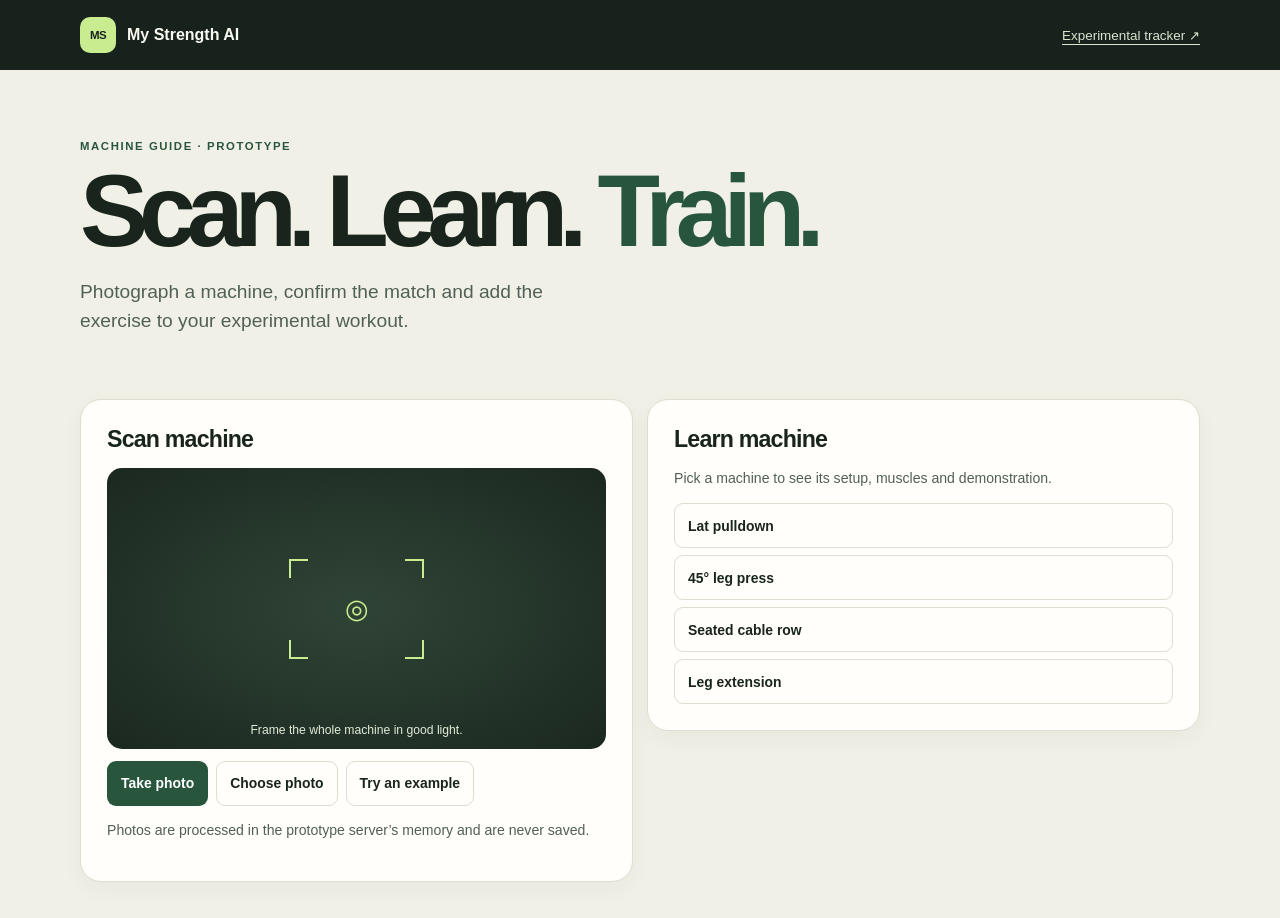
<file: public/index.html>
<!doctype html>
<html lang="en">
<head>
  <meta charset="utf-8">
  <meta name="viewport" content="width=device-width,initial-scale=1">
  <meta name="theme-color" content="#18221d">
  <title>My Strength AI</title>
  <link rel="stylesheet" href="prototype.css">
  <script src="tracker/motion-guides.js" defer></script>
  <script src="prototype.js" defer></script>
</head>
<body>
  <header class="top"><div class="shell top-inner"><a href="./" class="brand"><span class="mark" aria-hidden="true">MS</span>My Strength AI</a><a class="tracker-link" href="tracker/">Experimental tracker ↗</a></div></header>
  <main class="shell">
    <div class="intro">
      <div class="eyebrow">MACHINE GUIDE · PROTOTYPE</div>
      <h1>Scan. Learn. <em>Train.</em></h1>
      <p>Photograph a machine, confirm the match and add the exercise to your experimental workout.</p>
    </div>
    <div class="workspace">
      <section class="card scan" aria-labelledby="scan-title">
        <h2 id="scan-title">Scan machine</h2>
        <div id="photo-stage" class="photo-stage">
          <div id="empty-photo" class="camera-frame" aria-hidden="true"><i></i><i></i><i></i><i></i><span>◎</span></div>
          <img id="photo" alt="Selected machine photo" hidden>
          <span id="photo-caption">Frame the whole machine in good light.</span>
        </div>
        <div class="actions">
          <label class="button primary" for="capture">Take photo</label>
          <input type="file" id="capture" class="visually-hidden" accept="image/*" capture="environment">
          <label class="button quiet" for="upload">Choose photo</label>
          <input type="file" id="upload" class="visually-hidden" accept="image/*">
          <button type="button" id="sample" class="button quiet">Try an example</button>
        </div>
        <p id="scan-status" class="muted" role="status">Photos are processed in the prototype server’s memory and are never saved.</p>
        <div id="suggestion"></div>
      </section>
      <section class="card learn" aria-labelledby="learn-title">
        <h2 id="learn-title">Learn machine</h2>
        <div id="guide">
          <p class="muted">Confirm a scan or pick a machine to see its setup, muscles and demonstration.</p>
          <div id="catalogue" class="catalogue"></div>
        </div>
      </section>
    </div>
  </main>
</body>
</html>
</file>
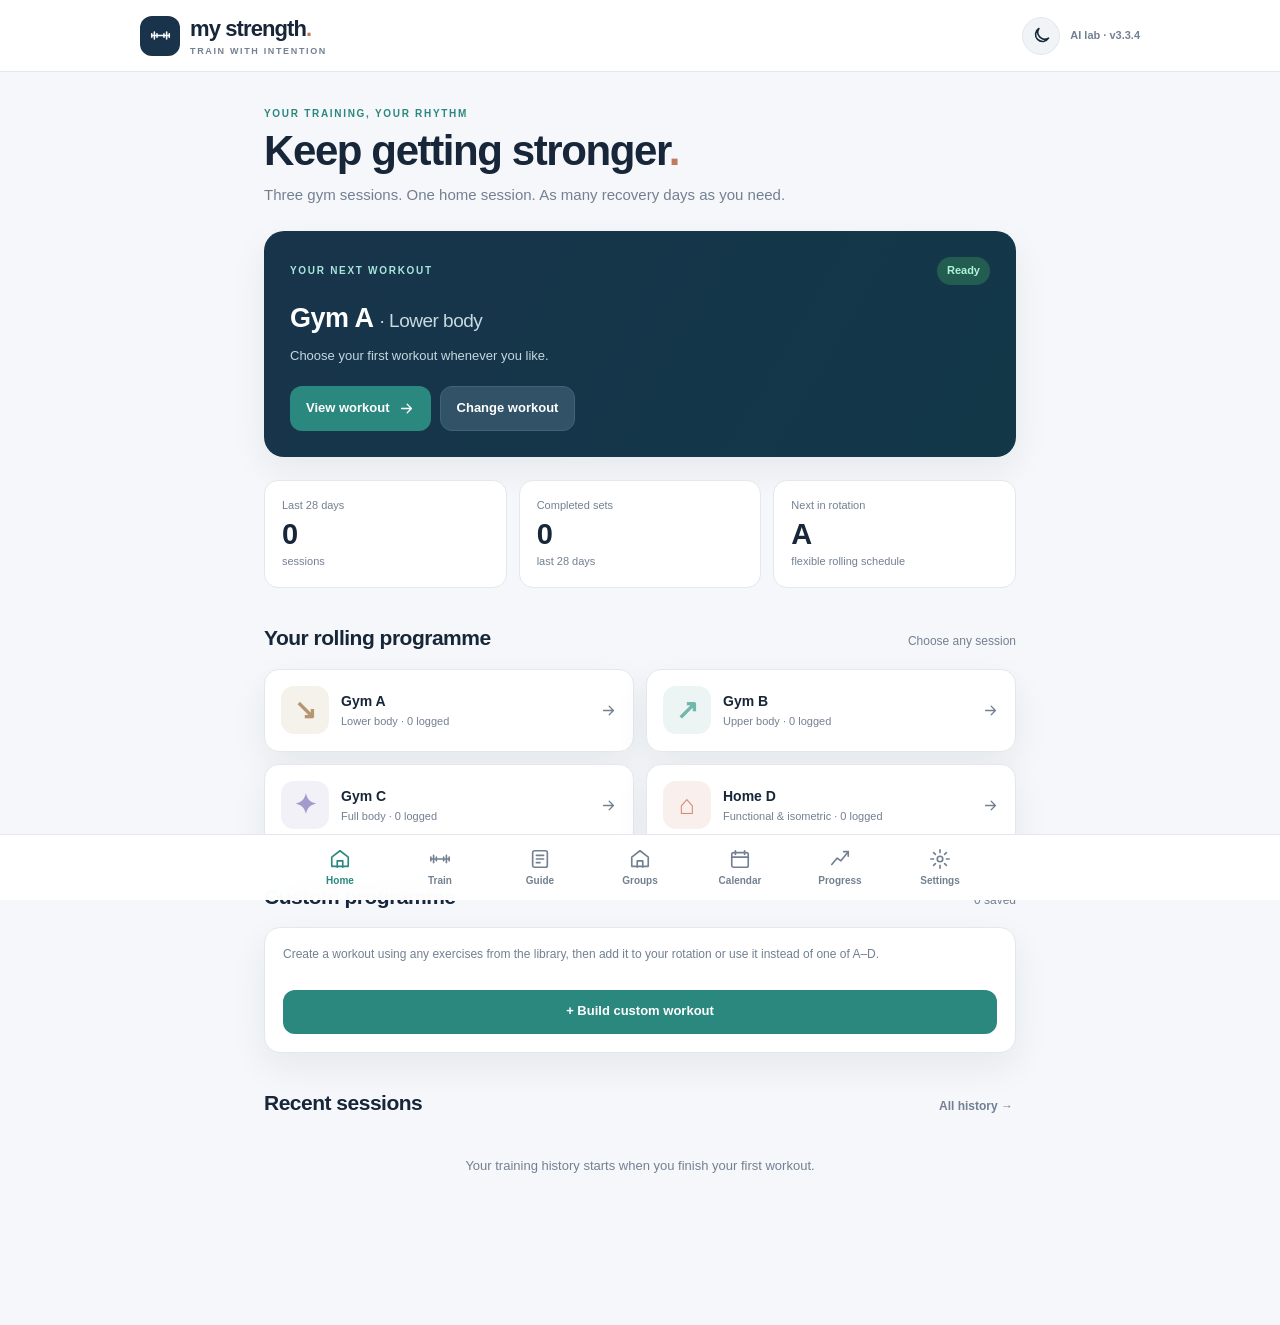
<file: public/tracker/index.html>
<!doctype html><html lang="en"><head><meta charset="utf-8"><meta name="viewport" content="width=device-width,initial-scale=1,viewport-fit=cover"><meta name="theme-color" content="#111827"><meta name="apple-mobile-web-app-capable" content="yes"><meta name="apple-mobile-web-app-status-bar-style" content="default"><meta name="apple-mobile-web-app-title" content="My Strength"><meta name="description" content="Four flexible training sessions, guided mobility and lifelong strength tracking"><link rel="manifest" href="manifest.webmanifest"><link rel="apple-touch-icon" href="icon-192.png"><link rel="icon" href="icon-192.png"><link rel="stylesheet" href="style.css?v=3.3.4"><title>Experimental Tracker · My Strength AI</title></head><body><div id="app"><div class="loading">Loading My Strength…</div></div><script src="data.js?v=3.3.4"></script><script src="motion-guides.js?v=3.3.4"></script><script src="app.js?v=3.3.4"></script></body></html>
</file>
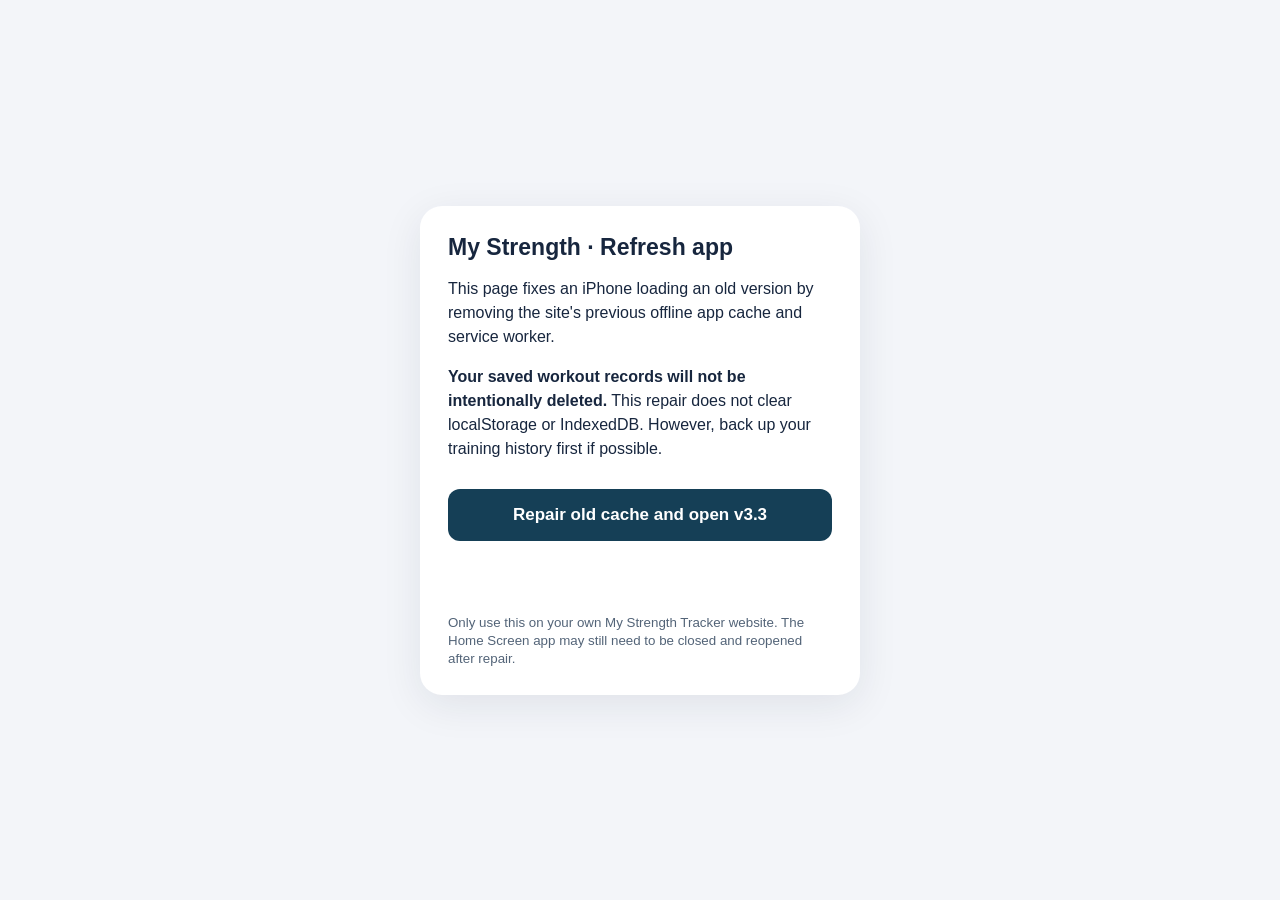
<file: public/tracker/repair.html>
<!doctype html>
<html lang="en"><head><meta charset="utf-8"><meta name="viewport" content="width=device-width,initial-scale=1,viewport-fit=cover"><title>My Strength · Cache Repair</title>
<style>:root{color-scheme:light dark}body{margin:0;background:#f3f5f9;color:#17263e;font:16px -apple-system,BlinkMacSystemFont,"Segoe UI",sans-serif;min-height:100vh;display:grid;place-items:center}.card{box-sizing:border-box;width:min(440px,calc(100% - 32px));background:white;padding:28px;border-radius:22px;box-shadow:0 10px 40px #17263e16}h1{font-size:23px;margin:0 0 12px}p{line-height:1.5}button{border:0;background:#153f56;color:white;border-radius:12px;font-size:17px;font-weight:700;padding:16px;width:100%;margin:12px 0;touch-action:manipulation}button:disabled{opacity:.6}small{color:#536478}#status{white-space:pre-wrap;font-size:14px;min-height:32px}@media(prefers-color-scheme:dark){body{background:#0e1724;color:#f4f7fb}.card{background:#1d2a3b}small{color:#c5d0df}}</style></head>
<body><main class="card"><h1>My Strength · Refresh app</h1><p>This page fixes an iPhone loading an old version by removing the site's previous offline app cache and service worker.</p><p><strong>Your saved workout records will not be intentionally deleted.</strong> This repair does not clear localStorage or IndexedDB. However, back up your training history first if possible.</p><button id="fix">Repair old cache and open v3.3</button><p id="status" role="status" aria-live="polite"></p><small>Only use this on your own My Strength Tracker website. The Home Screen app may still need to be closed and reopened after repair.</small></main>
<script>
const b=document.getElementById('fix'),status=document.getElementById('status');
b.addEventListener('click',async()=>{
 b.disabled=true;status.textContent='Removing old app cache…';
 try{
  if('serviceWorker' in navigator){
   const regs=await navigator.serviceWorker.getRegistrations();
   for(const reg of regs){if(reg.scope===new URL('./',location.href).href)await reg.unregister()}
  }
  if('caches' in window){
   const names=await caches.keys();
   for(const name of names){if(/^my-strength-ai-/.test(name))await caches.delete(name)}
  }
  status.textContent='Old offline cache removed. Opening the current website…';
  location.replace('./?repair='+Date.now());
 }catch(e){status.textContent='Unable to complete repair: '+String(e)+'. Please try again in Safari.';b.disabled=false}
});
</script></body></html>
</file>
<file: public/prototype.css>
:root {
  color-scheme: light;
  --ink: #19251c;
  --muted: #516055;
  --accent: #28563c;
  --lime: #c9ec90;
  --paper: #fffefa;
  --line: #dcded1;
  font-family: "Helvetica Neue", Helvetica, Arial, sans-serif;
}
* { box-sizing: border-box; }
body { margin: 0; color: var(--ink); background: #f1f0e7; }
a { color: inherit; }
[hidden] { display: none !important; }
.shell { width: min(1120px, calc(100% - 36px)); margin-inline: auto; }
.top { background: #18221d; color: #f9faf1; }
.top-inner { min-height: 70px; display: flex; justify-content: space-between; align-items: center; gap: 10px; }
.brand { display: flex; align-items: center; gap: 11px; font-size: 1rem; font-weight: 800; text-decoration: none; }
.mark { display: grid; place-items: center; background: var(--lime); color: var(--ink); border-radius: 10px; width: 36px; height: 36px; font-size: .72rem; letter-spacing: -.05em; }
.tracker-link { font-size: .84rem; color: #d9e5cf; text-underline-offset: 4px; }
.intro { padding-block: clamp(28px, 7vw, 70px) clamp(24px, 4vw, 44px); }
.eyebrow { font-size: .71rem; font-weight: 800; letter-spacing: .14em; color: var(--accent); }
h1 { margin: 10px 0; font-size: clamp(3.1rem, 8vw, 6.5rem); line-height: .95; letter-spacing: -.09em; }
h1 em { color: var(--accent); font-style: normal; }
.intro p { max-width: 480px; color: var(--muted); font-size: clamp(1rem, 2vw, 1.2rem); line-height: 1.5; }
.workspace { display: grid; grid-template-columns: minmax(0, 1fr) minmax(0, 1fr); align-items: start; gap: 14px; padding-bottom: 36px; }
.card { background: var(--paper); border: 1px solid var(--line); border-radius: 21px; padding: clamp(15px, 2.5vw, 26px); box-shadow: 0 8px 22px #2029180a; }
h2 { margin: 0 0 15px; font-size: 1.45rem; letter-spacing: -.035em; }
h3 { font-size: 1.2rem; margin: 14px 0 8px; }
.photo-stage { min-height: 205px; aspect-ratio: 16/9; position: relative; display: grid; place-items: center; overflow: hidden; border-radius: 15px; background: radial-gradient(ellipse at center, #304436, #1b2820); color: #e2ebd8; }
.photo-stage img { width: 100%; height: 100%; position: absolute; object-fit: contain; }
#photo-caption { position: absolute; bottom: 12px; left: 8px; right: 8px; text-align: center; font-size: .76rem; }
.camera-frame { position: relative; display: grid; place-items: center; height: 100px; width: 135px; color: var(--lime); }
.camera-frame i { position: absolute; width: 19px; height: 19px; border: 2px solid currentColor; }
.camera-frame i:nth-child(1) { top: 0; left: 0; border-right: 0; border-bottom: 0; }
.camera-frame i:nth-child(2) { top: 0; right: 0; border-left: 0; border-bottom: 0; }
.camera-frame i:nth-child(3) { bottom: 0; left: 0; border-right: 0; border-top: 0; }
.camera-frame i:nth-child(4) { bottom: 0; right: 0; border-left: 0; border-top: 0; }
.camera-frame span { font-size: 27px; }
.actions { display: flex; flex-wrap: wrap; gap: 8px; margin-top: 12px; }
.button, .btn { border-radius: 9px; border: 1px solid transparent; min-height: 45px; display: inline-flex; align-items: center; justify-content: center; padding: 8px 13px; font: inherit; font-size: .87rem; font-weight: 750; cursor: pointer; text-decoration: none; }
.primary { background: var(--accent); color: white; }
.quiet, .secondary { border-color: var(--line); background: var(--paper); color: var(--ink); }
:focus-visible, .button:has(+ input:focus-visible), .btn:focus-visible { outline: 3px solid #478359; outline-offset: 3px; }
.muted { color: var(--muted); font-size: .88rem; line-height: 1.5; }
.visually-hidden { position: absolute; width: 1px; height: 1px; padding: 0; margin: -1px; overflow: hidden; clip: rect(0,0,0,0); white-space: nowrap; border: 0; }
.catalogue { display: grid; gap: 7px; }
.catalogue button { text-align: left; justify-content: flex-start; }
.result { border-top: 1px solid var(--line); padding-top: 10px; }
.muscles { display: flex; flex-wrap: wrap; gap: 6px; margin-bottom: 15px; }
.muscles span { background: #e6efdf; border-radius: 999px; padding: 5px 9px; font-size: .8rem; font-weight: 650; }
ol { margin: 8px 0 15px; padding-left: 22px; line-height: 1.45; }
li + li { margin-top: 7px; }
.demo { display: block; width: 100%; max-height: 230px; object-fit: contain; background: white; border-radius: 10px; border: 1px solid var(--line); }
exercise-motion { display: grid; gap: 8px; margin: 18px 0; }
exercise-motion h2 { font-size: 1rem; margin: 0; }
.motion-scene { display: block; width: 100%; max-height: 215px; object-fit: contain; border-radius: 10px; background: #1e3847; }
.motion-controls { display: flex; flex-wrap: wrap; gap: 5px; }
.motion-controls [aria-pressed="true"] { background: #e6efdf; border-color: var(--accent); }
.motion-cue { font-size: .87rem; line-height: 1.45; }
.motion-play { justify-self: start; }
@media (max-width: 710px) {
  .workspace { grid-template-columns: 1fr; }
  .top-inner { min-height: 59px; }
}
</file>
<file: public/tracker/style.css>
:root{--bg:#f5f7fa;--paper:#fff;--muted-bg:#f1f4f7;--text:#172638;--muted:#738092;--border:#e2e8ee;--accent:#2b887f;--accent-soft:#e8f5f2;--brown:#bf7b5c;--shadow:0 14px 36px rgba(24,43,60,.065);--navbg:rgba(255,255,255,.96)}:root[data-theme=dark]{--bg:#0e1623;--paper:#172333;--muted-bg:#1c2c3e;--text:#eaf0f5;--muted:#9aafbd;--border:#2d4153;--accent:#65c8b4;--accent-soft:#203d40;--brown:#d99d7f;--shadow:0 12px 30px rgba(0,0,0,.18);--navbg:rgba(21,33,47,.97)}*{box-sizing:border-box}html{scroll-behavior:smooth}body{margin:0;background:var(--bg);color:var(--text);font-family:-apple-system,BlinkMacSystemFont,'Segoe UI',Inter,Arial,sans-serif;font-size:15px;line-height:1.45}button,input,select,textarea{font:inherit}button{cursor:pointer;color:inherit}button:disabled{opacity:.45;cursor:not-allowed}a{color:var(--accent)}.ico{height:21px;width:21px;flex-shrink:0}.topbar{height:72px;border-bottom:1px solid var(--border);background:var(--paper);display:flex;align-items:center;justify-content:space-between;padding:0 max(22px,calc((100vw - 1000px)/2));position:sticky;top:0;z-index:10}.brand{border:0;background:transparent;display:flex;align-items:center;text-align:left;gap:10px;padding:0}.brand>span:last-child{display:flex;flex-direction:column}.brand b{font-size:22px;letter-spacing:-.9px}.brand small{font-size:9px;letter-spacing:1.65px;color:var(--muted);font-weight:800}.brand-icon{display:grid;place-items:center;width:40px;height:40px;background:#19334a;color:white;border-radius:12px}.dot{color:var(--brown)}.top-actions{display:flex;align-items:center;gap:10px}.icon-btn{border:1px solid var(--border);background:var(--muted-bg);border-radius:50%;width:38px;height:38px;display:grid;place-items:center}.v-tag{font-size:11px;color:var(--muted);font-weight:800}.container{max-width:870px;margin:0 auto;padding:35px 24px 125px;min-height:calc(100vh - 72px)}h1,h2,h3,p{margin-top:0}h1{font-size:clamp(29px,5vw,42px);letter-spacing:-1.4px;line-height:1.14;margin:5px 0 10px}h2{font-size:21px;letter-spacing:-.5px;margin:0 0 8px}h3{font-size:16px;letter-spacing:-.2px;margin:0 0 5px}.kicker,.eyebrow{font-size:10px;font-weight:800;letter-spacing:1.7px;color:var(--accent);text-transform:uppercase}.subtitle{color:var(--muted);margin-bottom:25px;max-width:680px}.muted{color:var(--muted)}.tiny{font-size:12px}.grow{flex:1;min-width:0}.flex-between{display:flex;justify-content:space-between;align-items:center;gap:12px}.full{width:100%}.btn{border:0;border-radius:12px;padding:12px 16px;font-weight:800;font-size:13px;display:inline-flex;align-items:center;justify-content:center;gap:8px;min-height:44px;white-space:normal;text-align:center}.btn .ico{width:17px;height:17px}.btn.primary{background:var(--accent);color:#fff}.btn.secondary{background:var(--muted-bg);color:var(--text);border:1px solid var(--border)}.btn.danger{color:#b55050;background:transparent;border:1px solid #c97878}.btn.small{padding:8px 11px;min-height:36px}.hero{background:linear-gradient(120deg,#18344b,#123848);color:white;border-radius:20px;padding:26px;margin:23px 0;box-shadow:var(--shadow)}.hero .eyebrow{color:#a8e6dc}.hero h2{font-size:27px;margin-top:14px}.hero h2 span{font-weight:500;color:#c8d9e1;font-size:19px}.hero p{font-size:13px;color:#c4d7df;line-height:1.6}.hero-actions{display:flex;gap:9px;flex-wrap:wrap;margin-top:19px}.hero .btn.secondary{background:#315267;color:#fff;border-color:#3d6579}.status{border-radius:30px;padding:6px 10px;font-size:11px;font-weight:800}.status.ready{background:#235c51;color:#b1f5da}.status.recover{background:#6a5338;color:#fff1ca}.hero-hint{font-size:11px;color:#c7e2e6;margin-top:13px}.summary-grid{display:grid;grid-template-columns:repeat(3,1fr);gap:12px}.mini-stat{background:var(--paper);border:1px solid var(--border);border-radius:14px;padding:17px;display:flex;flex-direction:column}.mini-stat span{color:var(--muted);font-size:11px}.mini-stat strong{font-size:29px;line-height:1.4}.mini-stat small{font-size:11px;color:var(--muted)}.section-title{display:flex;align-items:baseline;justify-content:space-between;gap:12px;margin:35px 0 15px}.section-title h2{margin:0}.section-title span,.section-title .link{font-size:12px;color:var(--muted)}.link,.text-btn,.small-link{border:0;background:transparent;padding:3px;color:var(--accent);font-weight:750;font-size:12px}.workout-list{display:grid;grid-template-columns:repeat(2,1fr);gap:12px}.workout-tile{border:1px solid var(--border);background:var(--paper);display:flex;align-items:center;text-align:left;gap:12px;padding:16px;border-radius:15px;min-height:83px;box-shadow:var(--shadow)}.workout-tile:hover,.exercise-row:hover{border-color:var(--accent)}.workout-symbol{width:48px;height:48px;border-radius:13px;display:grid;place-items:center;font-size:27px;font-weight:800;flex-shrink:0}.workout-tile b,.exercise-row b{display:block;font-size:14px}.workout-tile small,.exercise-row small,.history-row small{display:block;font-size:11px;color:var(--muted);margin-top:3px}.workout-tile>.ico{width:17px;color:var(--muted)}.panel{background:var(--paper);border:1px solid var(--border);border-radius:16px;padding:18px;margin:12px 0;box-shadow:var(--shadow)}.stack{display:flex;flex-direction:column;gap:14px}.stack h2{margin:0}.notice{background:var(--accent-soft);border:1px solid var(--accent);border-radius:13px;padding:16px;display:flex;align-items:center;gap:12px;flex-wrap:wrap}.notice b{font-size:14px}.notice span{font-size:12px;color:var(--muted);flex:1}.history-row{border:0;border-bottom:1px solid var(--border);background:transparent;display:flex;justify-content:space-between;align-items:center;width:100%;text-align:left;padding:14px 3px;gap:12px}.history-row:last-child{border-bottom:0}.history-row b{font-size:13px}.history-row .ico{color:var(--muted);width:17px}.empty{color:var(--muted);font-size:13px;padding:24px;text-align:center}.back{background:transparent;border:0;padding:0;color:var(--accent);font-weight:700;font-size:13px;margin-bottom:24px}.pick-grid{display:grid;grid-template-columns:repeat(2,1fr);gap:9px}.pick-grid.three{grid-template-columns:repeat(3,1fr)}.pick{border:1px solid var(--border);background:var(--muted-bg);padding:13px 10px;border-radius:11px;text-align:left;min-height:62px}.pick.active{border:2px solid var(--accent);background:var(--accent-soft)}.pick b,.pick small{display:block}.pick small{font-size:10px;color:var(--muted);margin-top:4px}.field-label{font-size:12px;font-weight:800;display:block}.panel select,.panel input:not([type=checkbox]),.panel textarea,.search{width:100%;border:1px solid var(--border);border-radius:10px;background:var(--paper);color:var(--text);min-height:44px;padding:10px 12px;outline-color:var(--accent)}.panel textarea{resize:vertical}.info{background:var(--accent-soft);padding:13px;border-radius:11px;font-size:12px;line-height:1.6}.tip{font-size:12px;color:var(--muted);margin-top:16px}.schedule-row{display:flex;align-items:center;gap:12px;padding:14px 2px;border-bottom:1px solid var(--border)}.schedule-row:last-child{border:0}.schedule-row b{font-size:13px}.schedule-row small{display:block;color:var(--muted);font-size:11px}.schedule-row>.muted{font-size:12px}.schedule-num{width:27px;height:27px;background:var(--accent-soft);color:var(--accent);border-radius:50%;display:grid;place-items:center;font-weight:800;font-size:12px}.exercise-list{display:grid;gap:9px}.exercise-row{width:100%;display:flex;align-items:center;text-align:left;gap:14px;padding:9px 13px;border:1px solid var(--border);border-radius:13px;background:var(--paper)}.exercise-row img{width:96px;height:67px;object-fit:contain;border-radius:7px;background:#fff}.exercise-row>.ico{color:var(--muted);width:16px}.sticky-workout{background:var(--paper);border:1px solid var(--border);border-radius:14px;padding:15px;display:flex;align-items:center;justify-content:space-between;gap:12px;margin-bottom:14px;position:sticky;top:80px;z-index:5;box-shadow:var(--shadow)}.sticky-workout h2{font-size:17px;margin:3px 0}.sticky-workout small{color:var(--muted);font-size:11px}.exercise-live{background:var(--paper);border:1px solid var(--border);padding:17px;border-radius:17px;margin:16px 0;scroll-margin-top:180px;box-shadow:var(--shadow)}.exercise-top{display:flex;align-items:center;gap:13px}.exercise-illustration{border:0;background:#fff;border-radius:10px;width:116px;height:91px;flex-shrink:0;display:grid;place-items:center;overflow:hidden;padding:3px}.exercise-illustration img{width:100%;height:100%;object-fit:contain}.exercise-tag{font-size:9px;font-weight:800;letter-spacing:1.2px;color:var(--accent)}.exercise-top h3{margin:4px 0 2px;font-size:16px}.exercise-top p{font-size:11px;color:var(--muted);margin:0}.exercise-note{font-size:12px;color:var(--muted);padding:10px 12px;background:var(--muted-bg);border-radius:9px;margin:12px 0}.last-wrap{display:flex;justify-content:space-between;gap:5px;align-items:center;font-size:11px;color:var(--muted);margin:10px 0}.set-head{display:flex;justify-content:space-between;gap:8px;color:var(--muted);font-size:9px;font-weight:800;letter-spacing:1px;padding:8px 8px 5px}.set-row{display:flex;align-items:center;gap:7px;padding:7px 2px;border-top:1px solid var(--border);flex-wrap:wrap}.set-row.completed{background:var(--accent-soft);border-radius:9px}.set-number{width:29px;flex:0 0 29px;text-align:center;color:var(--muted);font-size:12px;font-weight:800}.entry-box{border:1px solid var(--border);background:var(--muted-bg);border-radius:10px;padding:5px 7px;min-width:78px;max-width:128px;flex:1;display:flex;flex-direction:column}.entry-box:focus-within{outline:2px solid var(--accent)}.entry-box span{font-size:9px;font-weight:900;color:var(--muted);letter-spacing:.8px}.entry-box input{border:0!important;outline:0!important;background:transparent!important;width:100%;height:35px;min-height:35px!important;font-size:22px;font-weight:800;color:var(--text);padding:0!important;border-radius:0!important;-webkit-appearance:none;appearance:none}.entry-box input::placeholder{opacity:.45}.set-check{border:1px solid var(--border);background:var(--paper);border-radius:10px;width:44px;height:46px;display:grid;place-items:center;color:var(--muted);flex-shrink:0}.set-check.checked{background:var(--accent);color:#fff;border-color:var(--accent)}.set-check .ico{width:20px;height:20px}.timer-mini{border:1px solid var(--border);background:var(--muted-bg);border-radius:10px;width:39px;height:46px;display:grid;place-items:center;color:var(--accent);flex-shrink:0}.set-prev{flex-basis:100%;margin-left:39px;color:var(--muted);font-size:10px}.suggestion{background:var(--accent-soft);color:var(--text);border-radius:9px;padding:9px 11px;font-size:11px;margin:9px 0}.stage{margin-top:28px}.stage-heading{display:flex;justify-content:space-between;align-items:center;gap:11px;margin-bottom:14px}.stage-heading h2{margin:3px 0}.stage-heading small{font-size:11px;color:var(--muted)}.round-pill{font-size:11px;font-weight:800;background:var(--accent-soft);color:var(--accent);padding:8px;border-radius:20px;white-space:nowrap}.action-row{display:flex;gap:10px;justify-content:space-between}.action-row>.btn{flex:1}.timer-dock{position:fixed;bottom:83px;left:50%;transform:translateX(-50%);z-index:20;max-width:550px;width:calc(100% - 26px);align-items:center;gap:10px;padding:12px;border-radius:17px;color:#fff;background:#163747;box-shadow:0 12px 35px rgba(0,0,0,.25)}.timer-dock b{display:block;font-size:12px}.timer-dock small{display:block;font-size:10px;color:#b7d3db}.timer-dock strong{font-size:22px}.timer-dock button{border:0;border-radius:9px;min-width:43px;height:40px;background:#31576b;color:#fff;display:grid;place-items:center;font-weight:800}.timer-dock .timer-finish{background:var(--accent)}.filter-row{display:flex;gap:7px;overflow-x:auto;padding:0 0 12px}.filter{background:var(--paper);border:1px solid var(--border);padding:8px 13px;white-space:nowrap;border-radius:30px;font-size:12px}.filter.selected{background:var(--accent);color:white;border-color:var(--accent)}.search{margin-bottom:16px}
.search-wrap{display:grid;grid-template-columns:minmax(0,1fr) auto;gap:8px;align-items:start;margin-bottom:12px}.search-actions{display:flex;gap:8px;align-items:center}.search-wrap .search{margin-bottom:0}.search-actions .btn{white-space:nowrap}
.detail-art{width:100%;max-height:560px;object-fit:contain;background:#fff;border-radius:12px}.tag-row{display:flex;flex-wrap:wrap;gap:8px;margin:16px 0}.muscle-tag{padding:6px 9px;border-radius:20px;background:var(--accent-soft);color:var(--accent);font-size:11px;font-weight:750}.note-text{font-size:13px;color:var(--muted);line-height:1.65}.archive-tag{font-size:9px;background:var(--muted-bg);padding:4px 6px;color:var(--muted);border-radius:10px}.history-ex{display:flex;flex-direction:column;gap:4px;border-bottom:1px solid var(--border);padding:12px 0}.history-ex small{font-size:11px;color:var(--muted)}.history-ex:last-child{border:0}.chart-svg{width:100%;max-height:220px;color:var(--muted)}.insight{background:var(--accent-soft);padding:10px;border-radius:10px;font-size:11px}.muscle-meter{margin:9px 0}.muscle-meter>.flex-between{font-size:12px}.meter{height:7px;border-radius:20px;background:var(--muted-bg);overflow:hidden;margin-top:7px}.meter i{display:block;height:100%;background:var(--accent);border-radius:20px}.stat-row{display:flex;justify-content:space-between;gap:14px;border-bottom:1px solid var(--border);padding:8px 0;font-size:12px}.stat-row:last-child{border:0}.select-small{width:auto!important;min-height:35px!important;font-size:12px!important}.mobility-grid{display:grid;grid-template-columns:1fr 1fr;gap:12px}.mobility-grid label{display:flex;flex-direction:column;gap:5px;font-size:11px;font-weight:750}.toggle-row{display:flex;align-items:center;gap:10px;font-size:13px}.toggle-row input{width:20px;height:20px;accent-color:var(--accent)}.file-label{display:block;border:1px dashed var(--accent);padding:12px;text-align:center;border-radius:10px;color:var(--accent);font-weight:700;font-size:12px;cursor:pointer}.file-label input{margin-top:8px;font-size:11px;width:100%}.bottom-nav{position:fixed;bottom:0;left:0;width:100%;padding:9px max(12px,calc((100vw - 700px)/2)) calc(8px + env(safe-area-inset-bottom));background:var(--navbg);border-top:1px solid var(--border);display:flex;justify-content:space-between;z-index:15;backdrop-filter:blur(18px)}.bottom-nav button{background:transparent;border:0;display:flex;flex-direction:column;align-items:center;gap:4px;color:var(--muted);width:20%;font-size:10px;font-weight:700;padding:4px}.bottom-nav button.selected{color:var(--accent)}.bottom-nav .ico{width:22px;height:22px}.toast{position:fixed;top:78px;left:50%;transform:translateX(-50%);z-index:40;color:#fff;background:#253c50;padding:11px 18px;border-radius:10px;max-width:calc(100vw - 30px);font-size:12px;box-shadow:0 15px 25px rgba(0,0,0,.25);text-align:center}.loading{display:grid;place-items:center;min-height:100vh;color:var(--muted)}
@media(max-width:600px){.container{padding:25px 14px 135px}.topbar{height:64px;padding:0 15px}.brand b{font-size:20px}.v-tag{font-size:10px}.hero{padding:21px}.hero h2{font-size:23px}.hero h2 span{display:block;font-size:16px;margin-top:5px}.summary-grid{gap:6px}.mini-stat{padding:10px}.mini-stat strong{font-size:23px}.mini-stat span,.mini-stat small{font-size:9px}.workout-list{grid-template-columns:1fr}.workout-tile{min-height:70px}.section-title h2{font-size:19px}.section-title span{font-size:10px}.sticky-workout{top:70px}.exercise-live{padding:12px}.exercise-illustration{width:92px;height:83px}.exercise-top h3{font-size:14px}.set-row{gap:5px}.entry-box{min-width:70px;max-width:120px}.set-number{width:23px;flex-basis:23px}.set-check{width:41px}.timer-mini{width:38px}.stage-heading h2{font-size:18px}.stage-heading small{font-size:10px}.pick-grid.three{gap:5px}.action-row{flex-direction:column}.mobility-grid{gap:8px}}@media(min-width:880px){.container{max-width:800px}.workout-list{grid-template-columns:repeat(2,1fr)}}@media(prefers-reduced-motion:reduce){html{scroll-behavior:auto}*{transition:none!important;animation:none!important}}

/* v2.1 touch-first numeric entry */
.entry-button{cursor:pointer;touch-action:manipulation;display:flex;flex-direction:column;align-items:center;justify-content:center;min-height:58px;gap:3px;border:2px solid var(--accent)!important;background:var(--paper)!important;padding:5px 8px!important;flex:1}
.entry-button span{font-size:10px;font-weight:800;color:var(--muted)}.entry-button strong{font-size:21px;font-weight:800;color:var(--text);white-space:nowrap}.entry-button em{font-style:normal;font-size:12px;color:var(--accent);white-space:normal;line-height:1.1}.entry-button:focus-visible{outline:3px solid var(--accent);outline-offset:2px}
.number-open{overflow:hidden}.number-overlay{position:fixed;inset:0;z-index:1000;background:rgba(5,13,25,.7);display:flex;align-items:flex-end;justify-content:center;padding:12px 10px max(12px,env(safe-area-inset-bottom))}.number-modal{background:var(--paper);color:var(--text);width:min(100%,420px);padding:18px;border-radius:22px;box-shadow:0 10px 50px #0005}.number-modal h2{margin:2px 0}.number-modal .kicker{margin:0}.number-close{font-size:30px;line-height:1;background:var(--muted-bg);border:0;border-radius:50%;width:42px;height:42px}.number-display{display:block;width:100%;height:64px;font-size:32px!important;font-weight:800;text-align:center;background:var(--muted-bg);color:var(--text);border:2px solid var(--accent);border-radius:12px;margin:14px 0 4px}.number-help{color:var(--muted);font-size:12px;text-align:center;margin:0 0 12px}.number-grid{display:grid;grid-template-columns:repeat(3,minmax(0,1fr));gap:7px}.number-grid button{height:55px;min-height:55px;font-size:23px;font-weight:750;border-radius:11px;background:var(--muted-bg);border:1px solid var(--border);touch-action:manipulation}.number-grid button:active{background:var(--accent-soft)}.number-done{margin-top:12px;min-height:52px;font-size:16px}.set-row{position:relative}.number-overlay .btn{white-space:normal}

/* v3.0: tactile colour-independent UI */
:root[data-color="plum"]{--accent:#9368b1;--accent-soft:#f3eafa;--bg:#f7f2fa;--muted-bg:#f1eaf5;--brown:#9368b1}
:root[data-color="sand"]{--accent:#ab743d;--accent-soft:#f9f0e4;--bg:#faf6f0;--muted-bg:#f4ede2;--brown:#b97d51}
:root[data-color="forest"]{--accent:#408d64;--accent-soft:#eaf7ed;--bg:#f0f8f1;--muted-bg:#e8f1e9;--brown:#408d64}
:root[data-color="slate"]{--accent:#62799c;--accent-soft:#ecf0f8;--bg:#f2f5fa;--muted-bg:#e9eef5;--brown:#62799c}
:root[data-theme="dark"][data-color="plum"]{--accent:#c7a2ea;--accent-soft:#332b41;--bg:#171421;--muted-bg:#272238;--paper:#231c30;--border:#3e3550;--navbg:rgba(32,25,42,.97)}
:root[data-theme="dark"][data-color="sand"]{--accent:#efc28b;--accent-soft:#483728;--bg:#211c18;--muted-bg:#30281f;--paper:#29231e;--border:#4b3c2f;--navbg:rgba(39,32,26,.97)}
:root[data-theme="dark"][data-color="forest"]{--accent:#79d1a0;--accent-soft:#243b2d;--bg:#101b17;--muted-bg:#1c2e25;--paper:#192b21;--border:#30483c;--navbg:rgba(24,39,30,.97)}
:root[data-theme="dark"][data-color="slate"]{--accent:#a3b8db;--accent-soft:#2c3b52;--bg:#101722;--muted-bg:#1a283a;--paper:#19283a;--border:#30445c;--navbg:rgba(22,36,53,.97)}
.palette-list{display:grid;grid-template-columns:repeat(5,minmax(0,1fr));gap:8px}.palette{border:1px solid var(--border);background:var(--muted-bg);border-radius:12px;min-height:69px;padding:10px 3px;display:flex;flex-direction:column;align-items:center;justify-content:center;gap:6px;font-size:11px;text-transform:capitalize}.palette.selected{outline:2px solid var(--accent);outline-offset:1px}.palette span{width:26px;height:26px;border-radius:50%;background:var(--swatch);display:block;border:2px solid #ffffff88}
.filter-pair{display:grid;grid-template-columns:1fr 1fr;gap:9px}.filter-pair label{font-size:12px;color:var(--muted)}.filter-pair select{width:100%;min-width:0;margin-top:5px}.builder-list{max-height:55vh;overflow-y:auto;border:1px solid var(--border);border-radius:14px}.builder-ex{width:100%;display:flex;align-items:center;text-align:left;gap:12px;border:0;border-bottom:1px solid var(--border);padding:9px;background:var(--paper);min-height:86px}.builder-ex.chosen{background:var(--accent-soft)}.builder-ex img{width:90px;height:60px;object-fit:contain;background:white;border-radius:9px}.builder-ex small{display:block;color:var(--muted);font-size:11px}.selection-dot{width:30px;height:30px;border:1px solid var(--accent);border-radius:50%;display:grid;place-items:center;color:var(--accent);font-weight:900;font-size:18px}.builder-ex.chosen .selection-dot{background:var(--accent);color:#fff}.custom-saved{padding:9px 0;border-bottom:1px solid var(--border)}.choice-row{display:flex;align-items:center;gap:10px;font-size:14px}.choice-row input{width:22px;height:22px;accent-color:var(--accent)}
.segmented{display:flex;gap:5px;overflow-x:auto;margin:17px 0;padding:5px;background:var(--muted-bg);border-radius:13px}.segmented button{border:0;border-radius:10px;background:transparent;padding:11px 13px;font-size:12px;font-weight:800;flex:1;white-space:nowrap;min-width:0}.segmented button.on{background:var(--paper);color:var(--accent);box-shadow:0 2px 9px #0001}.group-list{display:grid;gap:12px}.group-panel{background:var(--paper);border:1px solid var(--border);border-radius:17px;overflow:hidden}.group-title{display:flex;align-items:center;gap:13px;padding:12px 16px;border-bottom:1px solid var(--border)}.muscle-illustration{width:66px;height:90px;display:grid;place-items:center;background:var(--muted-bg);border-radius:10px;flex-shrink:0}.muscle-illustration svg{width:58px;height:85px}.group-title h2{margin:0}.group-exercises{display:grid;grid-template-columns:repeat(2,minmax(0,1fr));gap:0}.group-exercise{display:flex;align-items:center;gap:10px;text-align:left;border:0;border-bottom:1px solid var(--border);background:transparent;padding:10px;min-height:78px;font-size:12px}.group-exercise img{width:72px;height:53px;object-fit:contain;background:white;border-radius:6px}.group-exercise span{flex:1}.group-exercise .ico{width:15px;height:15px}
.calendar-grid{display:grid;grid-template-columns:repeat(7,minmax(0,1fr));gap:4px}.day-label{text-align:center;font-size:11px;font-weight:800;color:var(--muted);padding:8px 0}.calendar-day{min-height:66px;border:1px solid var(--border);border-radius:10px;background:var(--muted-bg);display:flex;flex-direction:column;align-items:start;padding:8px 6px;gap:7px}.calendar-day.today{border-color:var(--accent);outline:1px solid var(--accent)}.calendar-day.has-workout{background:var(--accent-soft)}.calendar-day span{display:flex;flex-wrap:wrap;gap:3px}.calendar-day i{width:7px;height:7px;border-radius:50%;background:var(--accent)}.calendar-empty{min-height:50px}.calendar-controls h2{font-size:16px;text-align:center}.calendar-details{border-top:1px solid var(--border);padding-top:16px}.calendar-details h3{margin-bottom:10px}
.detail-zoom{border:0;width:100%;padding:8px 0;background:transparent;color:var(--accent);display:flex;flex-direction:column;align-items:center;gap:8px;font-size:12px;font-weight:800}.detail-zoom img,.detail-art{width:100%;max-height:620px;object-fit:contain;background:#fff;border-radius:14px;padding:8px}/* Keep the full illustration visible between the title and form cue. */
.art-modal {
  box-sizing: border-box;
  width: min(1200px, calc(100% - 16px));
  max-width: none;
  height: calc(100dvh - 16px);
  max-height: none;
  padding: 0;
  border: 1px solid var(--border);
  border-radius: 14px;
  background: var(--paper);
  color: var(--text);
}
.art-modal::backdrop {
  background: #000b;
}
.art-layout {
  box-sizing: border-box;
  height: 100%;
  padding: clamp(8px, 2vw, 18px);
  display: grid;
  grid-template-rows: auto minmax(0, 1fr) auto;
  gap: 8px;
}
.art-header {
  display: flex;
  align-items: center;
  justify-content: space-between;
  gap: 8px;
}
.art-header h2 {
  margin: 0;
  font-size: clamp(1rem, 3vw, 1.4rem);
}
.art-header button {
  min-height: 44px;
  flex-shrink: 0;
}
.art-frame {
  min-width: 0;
  min-height: 0;
  background: #fff;
}
.art-frame img {
  display: block;
  width: 100%;
  height: 100%;
  object-fit: contain;
}
.art-layout p {
  margin: 0;
  max-height: 20dvh;
  overflow-y: auto;
  font-size: 13px;
}
.art-contain{object-fit:contain!important;background:white}.exercise-illustration img,.exercise-row img{object-fit:contain!important}.number-display{width:100%;min-height:64px;border:2px solid var(--accent);border-radius:12px;padding:10px 14px;display:flex;align-items:center;justify-content:center;font-size:32px;font-weight:900;letter-spacing:1px;background:var(--muted-bg);color:var(--text)}.number-actions{display:grid;grid-template-columns:1fr 2fr;gap:8px;margin-top:10px}.number-actions .btn{width:100%}.progress-segments{margin-top:18px}.progress-segments button{font-size:11px;padding:11px 8px}
@media(max-width:600px){.palette-list{gap:4px}.palette{font-size:10px}.group-exercises{grid-template-columns:1fr}.calendar-day{min-height:55px;padding:5px 4px}.calendar-controls .btn{font-size:10px;padding:8px}.calendar-controls h2{font-size:13px}.bottom-nav{overflow-x:auto;justify-content:space-between;gap:0}.bottom-nav button{min-width:51px;font-size:9px;flex:1}.progress-segments button{font-size:10px}}

.muscle-illustration{width:114px;height:136px}.muscle-illustration svg{width:106px;height:127px}@media(max-width:390px){.muscle-illustration{width:100px;height:128px}.muscle-illustration svg{width:96px;height:119px}}

/* v3.3.1: explicit iPhone-friendly progress controls, no native select dropdowns */
.progress-view-grid{display:grid;grid-template-columns:repeat(2,minmax(0,1fr));gap:9px;margin:17px 0;scroll-margin-top:94px}
.progress-view-button,.exercise-picker-trigger,.exercise-picker-item,.period-button{-webkit-appearance:none;appearance:none;touch-action:manipulation;cursor:pointer}
.progress-view-button{border:1px solid var(--border);background:var(--paper);border-radius:12px;min-height:52px;padding:10px 12px;font-size:14px;font-weight:800;text-align:center;color:var(--text)}
.progress-view-button.on{border:2px solid var(--accent);background:var(--accent-soft);color:var(--accent)}
.progress-exercise-picker{scroll-margin-top:94px}
.exercise-picker-trigger{width:100%;display:flex;align-items:center;justify-content:space-between;gap:12px;background:var(--muted-bg);border:1px solid var(--border);border-radius:12px;padding:14px 15px;min-height:52px;text-align:left;font-weight:750;color:var(--text)}
.progress-exercise-list{max-height:min(46dvh,330px);overflow-y:auto;overscroll-behavior:contain;-webkit-overflow-scrolling:touch;touch-action:pan-y;border:1px solid var(--border);border-radius:12px;background:var(--paper);margin-top:8px;padding:4px}
.exercise-picker-item{display:block;width:100%;min-height:47px;padding:12px;border:0;border-bottom:1px solid var(--border);background:transparent;color:var(--text);text-align:left;font-size:14px}
.exercise-picker-item.chosen{color:var(--accent);background:var(--accent-soft);font-weight:800}
.exercise-picker-item:last-child{border-bottom:0}
.period-buttons{display:flex;gap:6px;flex-wrap:wrap}
.period-button{border:1px solid var(--border);border-radius:10px;background:var(--paper);padding:9px;min-width:43px;min-height:41px;font-weight:800;color:var(--text)}
.period-button.on{background:var(--accent-soft);border-color:var(--accent);color:var(--accent)}

/* Animated machine guides */
.machine-guide-list {
  display: flex;
  flex-wrap: wrap;
  gap: 8px;
}
.machine-guide-list .btn,
.motion-controls .btn,
.motion-play {
  min-height: 44px;
}
exercise-motion {
  display: grid;
  gap: 12px;
  margin-bottom: 16px;
}
exercise-motion h2,
.machine-guides h2 {
  margin: 0 0 4px;
}
.motion-scene {
  display: block;
  width: 100%;
  max-width: 520px;
  justify-self: center;
  height: auto;
  border-radius: 14px;
  background: radial-gradient(ellipse at 50% 48%, #234454 0%, #132a3a 74%);
}
.motion-controls {
  display: grid;
  grid-template-columns: repeat(3, minmax(0, 1fr));
  gap: 6px;
}
.motion-controls .btn[aria-pressed="true"] {
  box-shadow: inset 0 0 0 2px var(--accent);
}
.motion-cue {
  min-height: 3lh;
  line-height: 1.45;
}
.motion-play[hidden] {
  display: none;
}
</file>
